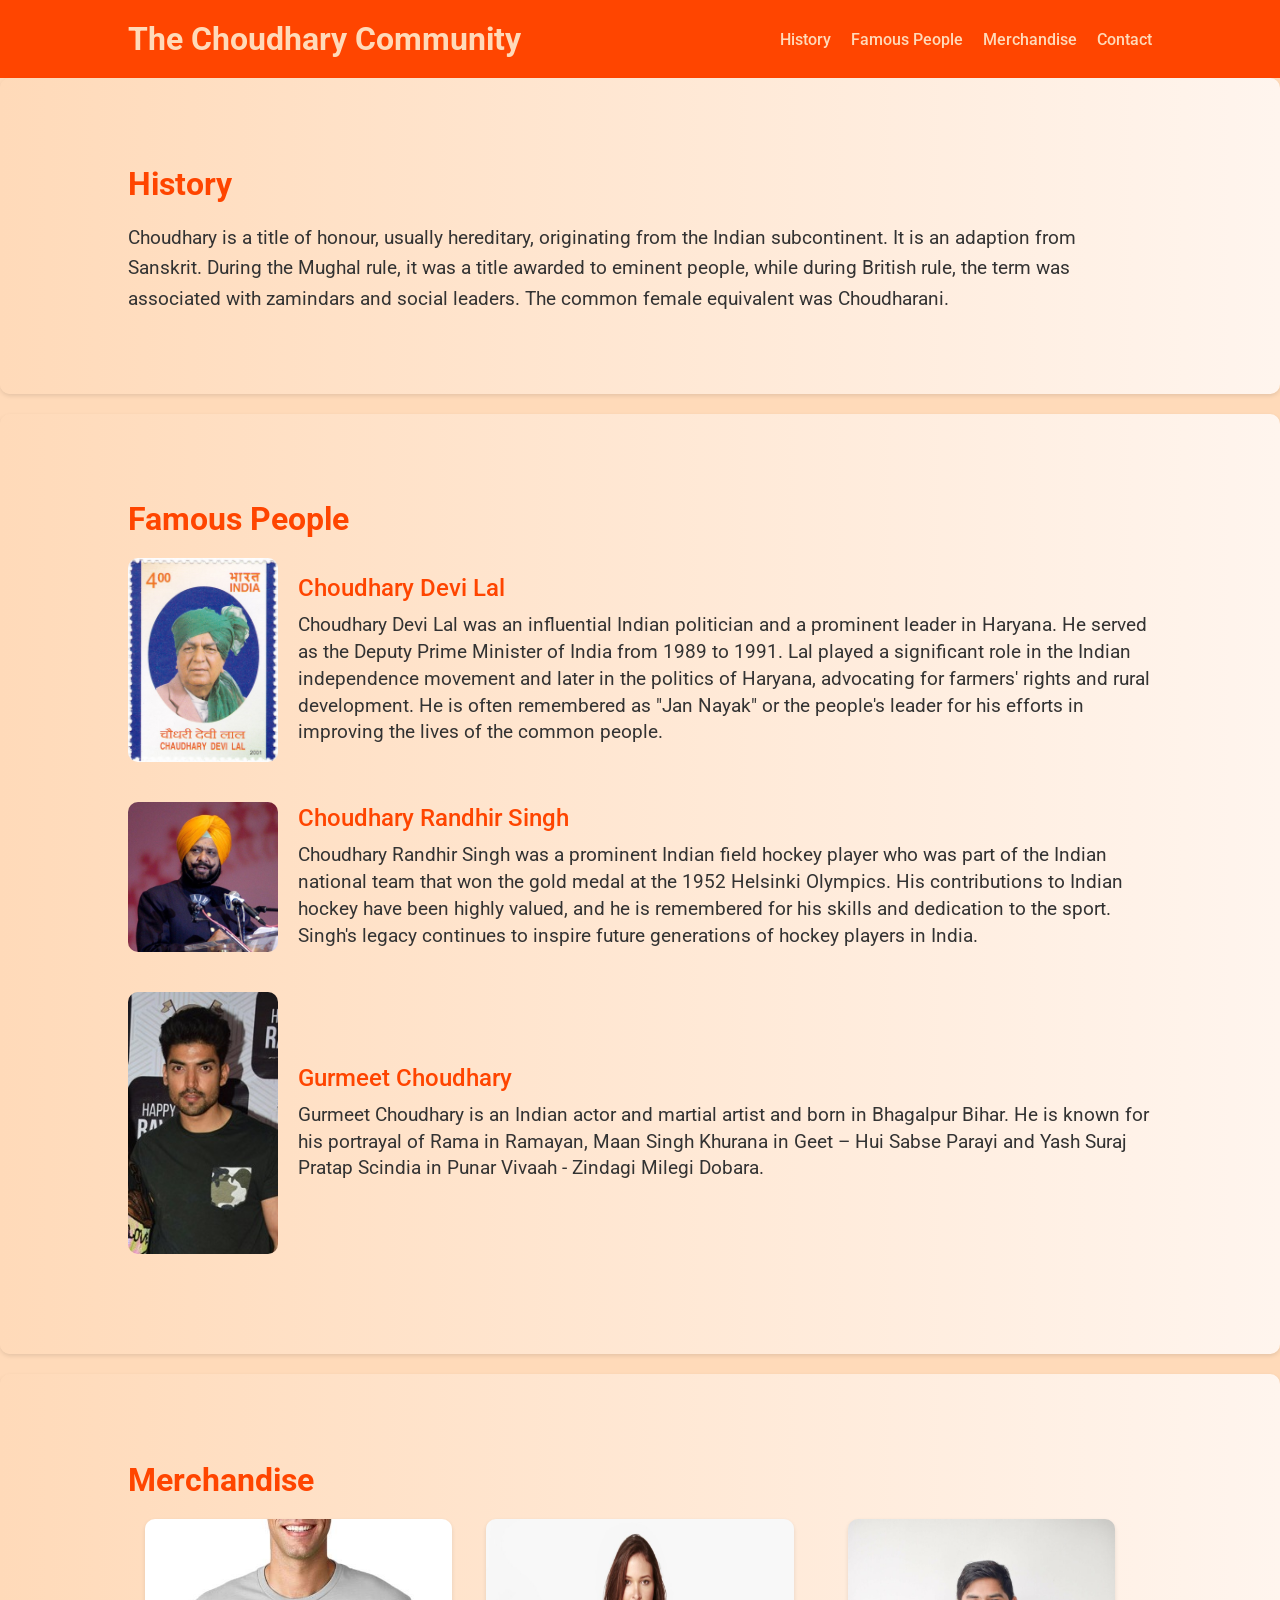
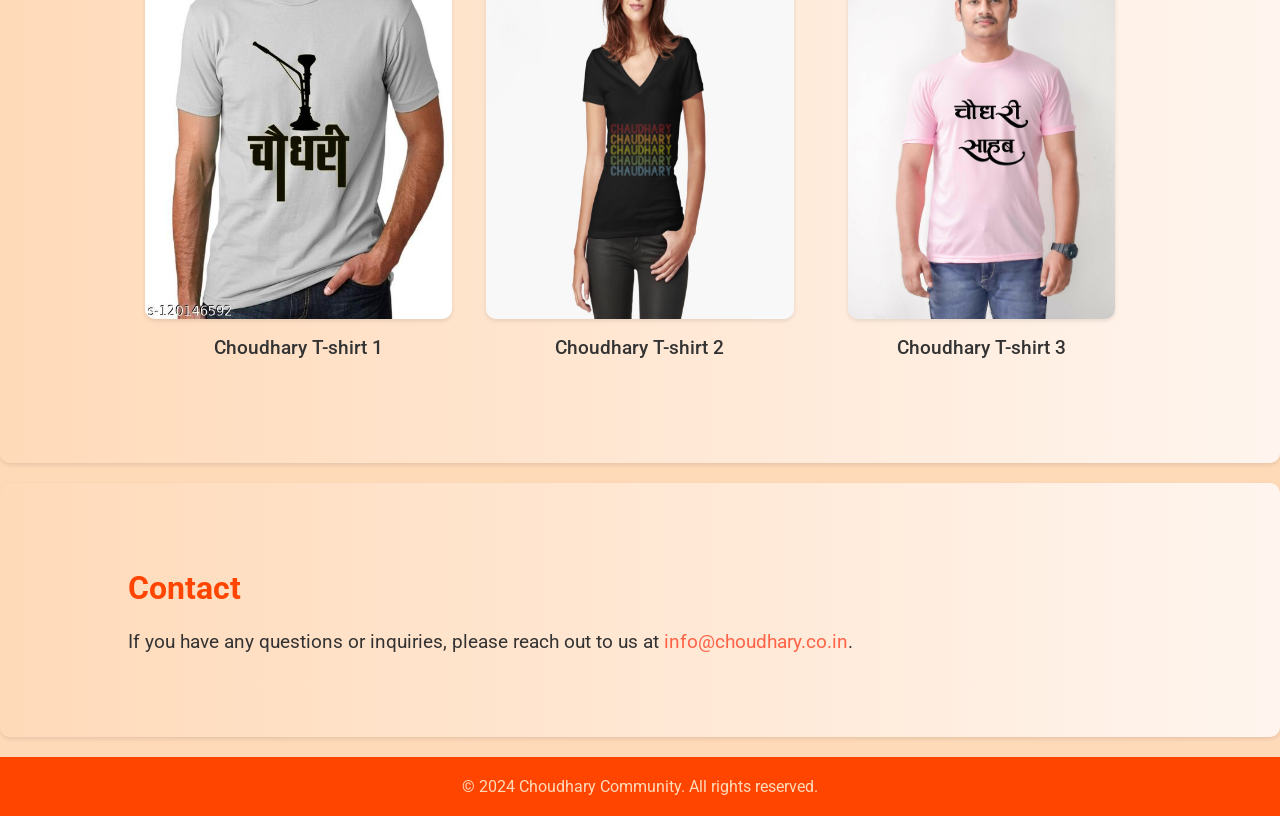
<file: index.html>
<!DOCTYPE html>
<html lang="en">
<head>
    <meta charset="UTF-8">
    <meta name="viewport" content="width=device-width, initial-scale=1.0">
    <title>The Choudhary Community</title>
    <link rel="stylesheet" href="c2.css">
    <link href="https://fonts.googleapis.com/css2?family=Roboto:wght@400;500;700&display=swap" rel="stylesheet">
</head>
<body>
    <header>
        <div class="container">
            <h1>The Choudhary Community</h1>
            <nav>
                <ul id="nav-links">
                    <li><a href="#history">History</a></li>
                    <li><a href="#famous-people">Famous People</a></li>
                    <li><a href="#merchandise">Merchandise</a></li>
                    <li><a href="#contact">Contact</a></li>
                </ul>
                <div class="hamburger" id="hamburger">
                    <span class="bar"></span>
                    <span class="bar"></span>
                    <span class="bar"></span>
                </div>
            </nav>
        </div>
    </header>

    <main>
        <section id="history" class="section">
            <div class="container">
                <h2>History</h2>
                <p>Choudhary is a title of honour, usually hereditary, originating from the Indian subcontinent. It is an adaption from Sanskrit. During the Mughal rule, it was a title awarded to eminent people, while during British rule, the term was associated with zamindars and social leaders. The common female equivalent was Choudharani.</p>
            </div>
        </section>

        <section id="famous-people" class="section">
            <div class="container">
                <h2>Famous People</h2>
                <div class="famous-person">
                    <img src="devi_lal.jpg" alt="Choudhary Devi Lal">
                    <div class="person-info">
                        <h3>Choudhary Devi Lal</h3>
                        <p>Choudhary Devi Lal was an influential Indian politician and a prominent leader in Haryana. He served as the Deputy Prime Minister of India from 1989 to 1991. Lal played a significant role in the Indian independence movement and later in the politics of Haryana, advocating for farmers' rights and rural development. He is often remembered as "Jan Nayak" or the people's leader for his efforts in improving the lives of the common people.</p>
                    </div>
                </div>
                <div class="famous-person">
                    <img src="randhir.jpg" alt="Choudhary Randhir Singh">
                    <div class="person-info">
                        <h3>Choudhary Randhir Singh</h3>
                        <p>Choudhary Randhir Singh was a prominent Indian field hockey player who was part of the Indian national team that won the gold medal at the 1952 Helsinki Olympics. His contributions to Indian hockey have been highly valued, and he is remembered for his skills and dedication to the sport. Singh's legacy continues to inspire future generations of hockey players in India.</p>
                    </div>
                </div>
                <div class="famous-person">
                    <img src="gurmeet.jpg" alt="Gurmeet Choudhary ">
                    <div class="person-info">
                        <h3>Gurmeet Choudhary </h3>
                        <p>Gurmeet Choudhary is an Indian actor and martial artist and born in Bhagalpur Bihar. He is known for his portrayal of Rama in Ramayan, Maan Singh Khurana in Geet – Hui Sabse Parayi and Yash Suraj Pratap Scindia in Punar Vivaah - Zindagi Milegi Dobara.</p>
                    </div>
                </div>
            </div>
        </section>

        <section id="merchandise" class="section">
            <div class="container">
                <h2>Merchandise</h2>
                <div class="merch-items">
                    <div class="merch-item">
                        <img src="chaudhary_1.jpg" alt="Yadav T-shirt 1">
                        <p>Choudhary T-shirt 1</p>
                    </div>
                    <div class="merch-item">
                        <img src="chaudhary_2.jpg" alt="Yadav T-shirt 2">
                        <p>Choudhary T-shirt 2</p>
                    </div>
                    <div class="merch-item">
                        <img src="choudhary_3.jpg" alt="Yadav T-shirt 3">
                        <p>Choudhary T-shirt 3</p>
                    </div>
                </div>
            </div>
        </section>

        <section id="contact" class="section">
            <div class="container">
                <h2>Contact</h2>
                <p>If you have any questions or inquiries, please reach out to us at <a href="mailto:info@choudhary.co.in">info@choudhary.co.in</a>.</p>
            </div>
        </section>
    </main>

    <footer>
        <div class="container">
            <p>&copy; 2024 Choudhary Community. All rights reserved.</p>
        </div>
    </footer>

    <script src="new.js"></script>
</body>
</html>
</file>
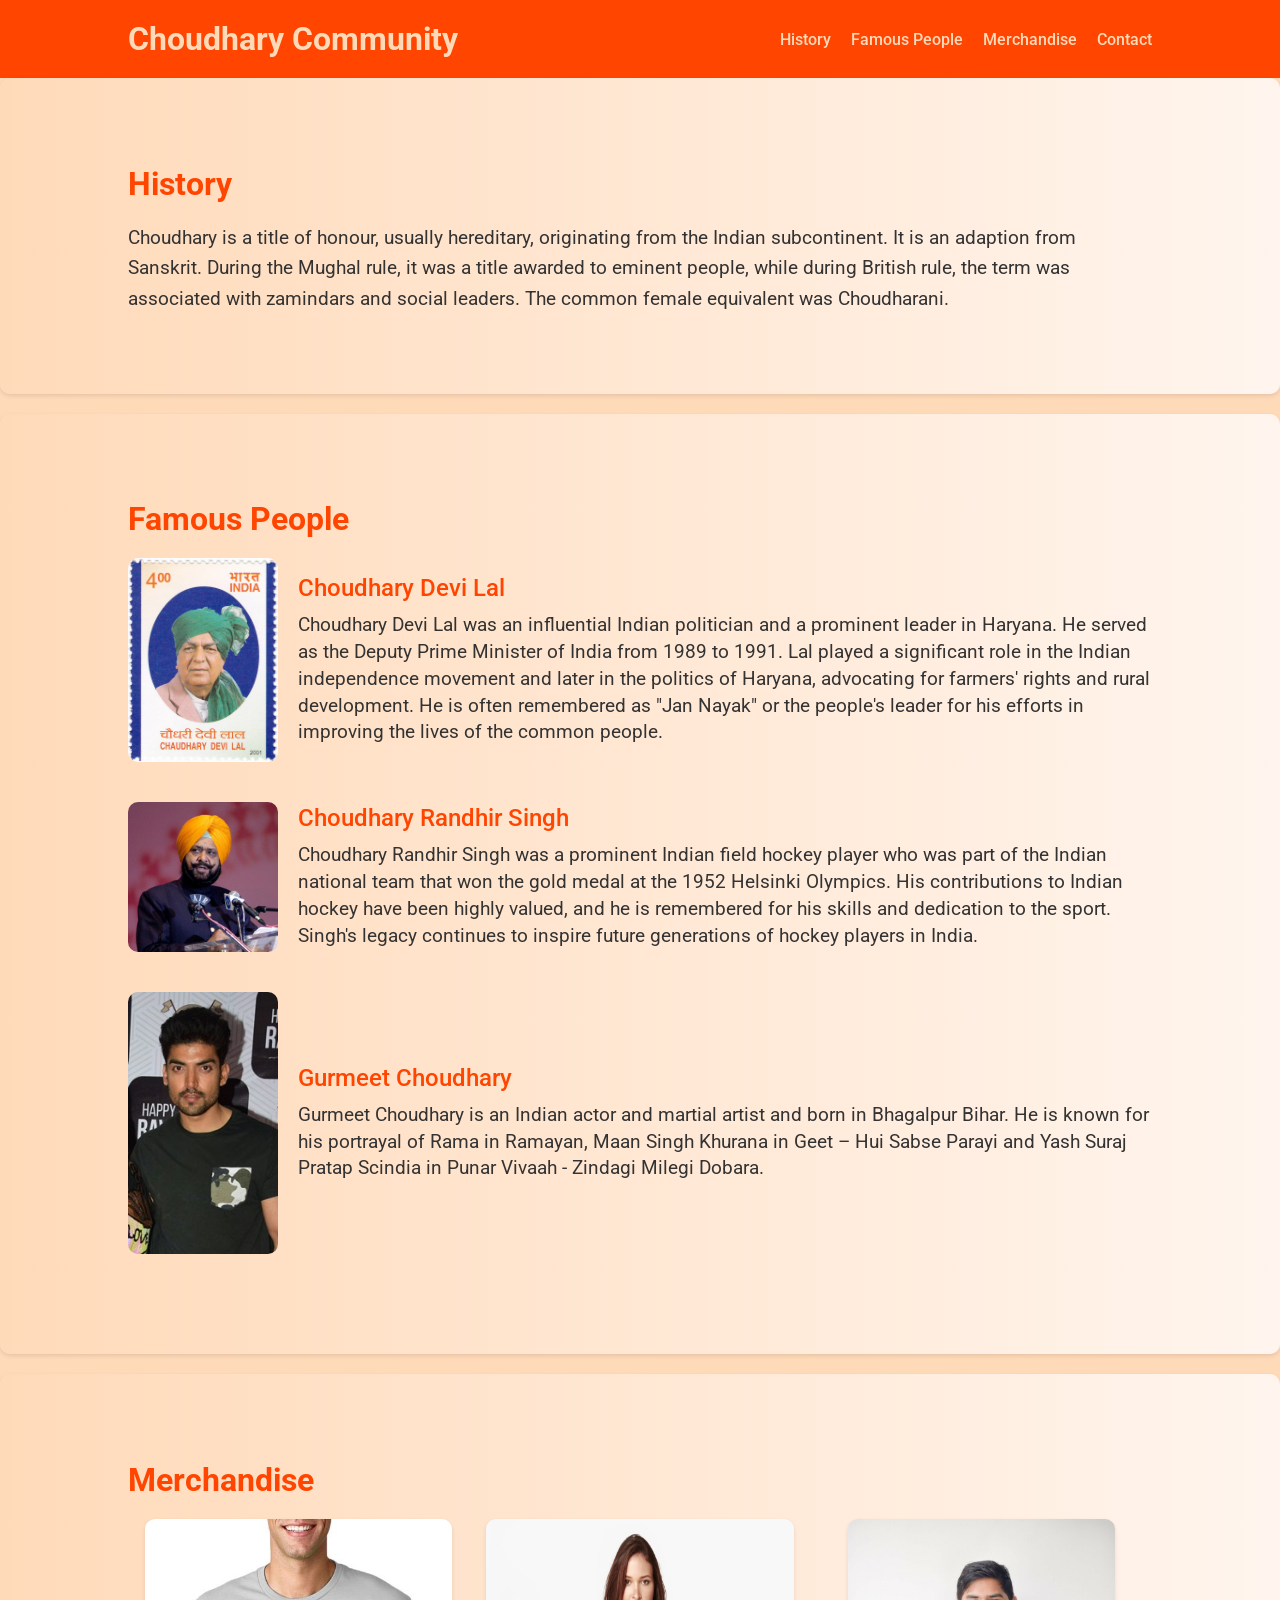
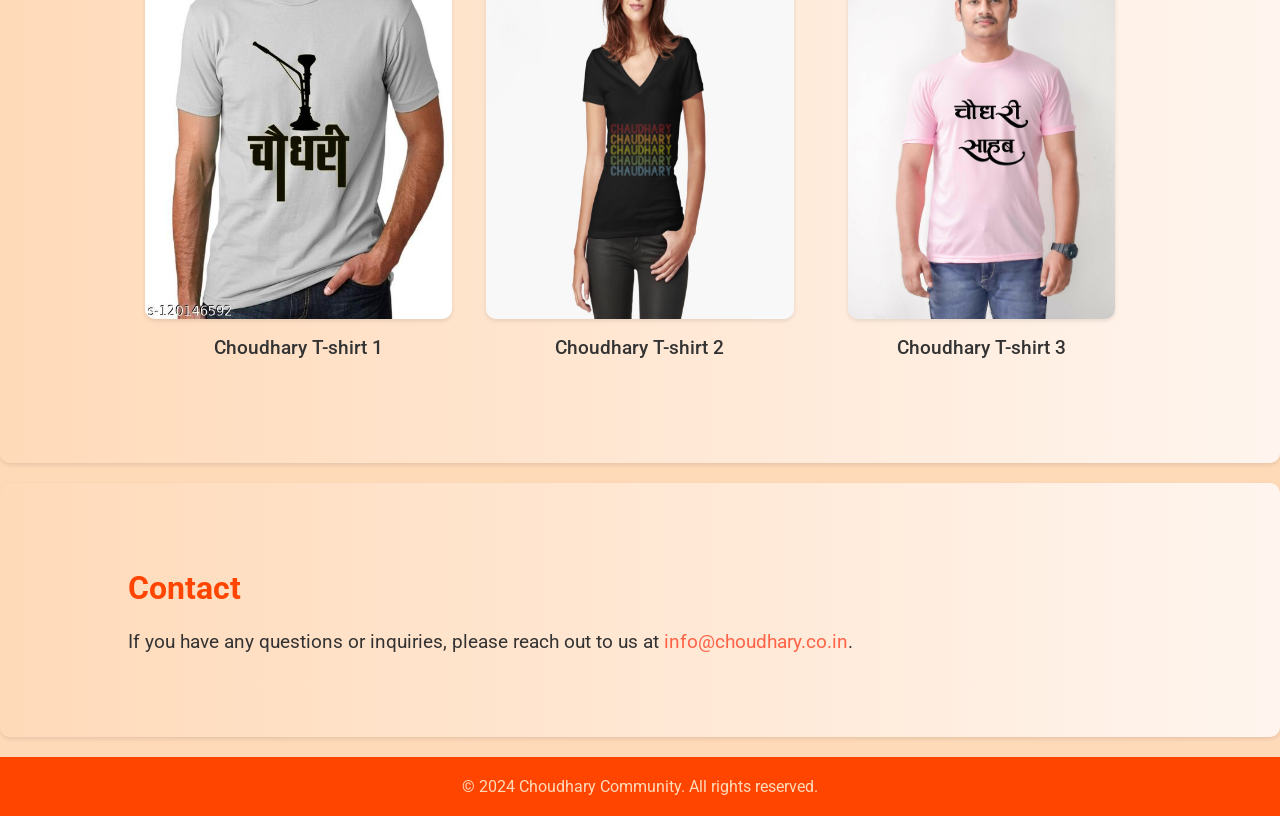
<file: new.html>
<!DOCTYPE html>
<html lang="en">
<head>
    <meta charset="UTF-8">
    <meta name="viewport" content="width=device-width, initial-scale=1.0">
    <title> Community</title>
    <link rel="stylesheet" href="c2.css">
    <link href="https://fonts.googleapis.com/css2?family=Roboto:wght@400;500;700&display=swap" rel="stylesheet">
</head>
<body>
    <header>
        <div class="container">
            <h1>Choudhary Community</h1>
            <nav>
                <ul id="nav-links">
                    <li><a href="#history">History</a></li>
                    <li><a href="#famous-people">Famous People</a></li>
                    <li><a href="#merchandise">Merchandise</a></li>
                    <li><a href="#contact">Contact</a></li>
                </ul>
                <div class="hamburger" id="hamburger">
                    <span class="bar"></span>
                    <span class="bar"></span>
                    <span class="bar"></span>
                </div>
            </nav>
        </div>
    </header>

    <main>
        <section id="history" class="section">
            <div class="container">
                <h2>History</h2>
                <p>Choudhary is a title of honour, usually hereditary, originating from the Indian subcontinent. It is an adaption from Sanskrit. During the Mughal rule, it was a title awarded to eminent people, while during British rule, the term was associated with zamindars and social leaders. The common female equivalent was Choudharani.</p>
            </div>
        </section>

        <section id="famous-people" class="section">
            <div class="container">
                <h2>Famous People</h2>
                <div class="famous-person">
                    <img src="devi_lal.jpg" alt="Choudhary Devi Lal">
                    <div class="person-info">
                        <h3>Choudhary Devi Lal</h3>
                        <p>Choudhary Devi Lal was an influential Indian politician and a prominent leader in Haryana. He served as the Deputy Prime Minister of India from 1989 to 1991. Lal played a significant role in the Indian independence movement and later in the politics of Haryana, advocating for farmers' rights and rural development. He is often remembered as "Jan Nayak" or the people's leader for his efforts in improving the lives of the common people.</p>
                    </div>
                </div>
                <div class="famous-person">
                    <img src="randhir.jpg" alt="Choudhary Randhir Singh">
                    <div class="person-info">
                        <h3>Choudhary Randhir Singh</h3>
                        <p>Choudhary Randhir Singh was a prominent Indian field hockey player who was part of the Indian national team that won the gold medal at the 1952 Helsinki Olympics. His contributions to Indian hockey have been highly valued, and he is remembered for his skills and dedication to the sport. Singh's legacy continues to inspire future generations of hockey players in India.</p>
                    </div>
                </div>
                <div class="famous-person">
                    <img src="gurmeet.jpg" alt="Gurmeet Choudhary ">
                    <div class="person-info">
                        <h3>Gurmeet Choudhary </h3>
                        <p>Gurmeet Choudhary is an Indian actor and martial artist and born in Bhagalpur Bihar. He is known for his portrayal of Rama in Ramayan, Maan Singh Khurana in Geet – Hui Sabse Parayi and Yash Suraj Pratap Scindia in Punar Vivaah - Zindagi Milegi Dobara.</p>
                    </div>
                </div>
            </div>
        </section>

        <section id="merchandise" class="section">
            <div class="container">
                <h2>Merchandise</h2>
                <div class="merch-items">
                    <div class="merch-item">
                        <img src="chaudhary_1.jpg" alt="Yadav T-shirt 1">
                        <p>Choudhary T-shirt 1</p>
                    </div>
                    <div class="merch-item">
                        <img src="chaudhary_2.jpg" alt="Yadav T-shirt 2">
                        <p>Choudhary T-shirt 2</p>
                    </div>
                    <div class="merch-item">
                        <img src="choudhary_3.jpg" alt="Yadav T-shirt 3">
                        <p>Choudhary T-shirt 3</p>
                    </div>
                </div>
            </div>
        </section>

        <section id="contact" class="section">
            <div class="container">
                <h2>Contact</h2>
                <p>If you have any questions or inquiries, please reach out to us at <a href="mailto:info@choudhary.co.in">info@choudhary.co.in</a>.</p>
            </div>
        </section>
    </main>

    <footer>
        <div class="container">
            <p>&copy; 2024 Choudhary Community. All rights reserved.</p>
        </div>
    </footer>

    <script src="new.js"></script>
</body>
</html>
</file>
<file: c2.css>
/* General styles */
body {
    font-family: 'Roboto', sans-serif;
    margin: 0;
    padding: 0;
    background-color: #FFDAB9;
    color: #333;
}

h1, h2, h3 {
    color: #FF4500;
}

a {
    color: #FF6347;
    text-decoration: none;
}

a:hover {
    text-decoration: underline;
}

/* Header styles */
header {
    background-color: #FF4500;
    color: #FFDAB9;
    padding: 20px 0;
}

header .container {
    display: flex;
    justify-content: space-between;
    align-items: center;
}

header h1 {
    margin: 0;
    font-weight: 700;
    color: #FFDAB9;
}

header nav {
    display: flex;
    align-items: center;
}

header nav ul {
    list-style: none;
    margin: 0;
    padding: 0;
    display: flex;
}

header nav ul li {
    margin-left: 20px;
}

header nav ul li a {
    color: #FFDAB9;
    text-decoration: none;
    font-weight: 500;
}

header nav ul li a:hover {
    text-decoration: underline;
}

/* Hamburger menu */
.hamburger {
    display: none;
    flex-direction: column;
    cursor: pointer;
}

.hamburger .bar {
    height: 3px;
    width: 25px;
    background-color: #FFDAB9;
    margin: 4px 0;
    transition: 0.4s;
}

/* Section styles */
.container {
    width: 80%;
    margin: 0 auto;
}

.section {
    padding: 60px 0;
    background-color: #fff;
    margin-bottom: 20px;
    border-radius: 10px;
    box-shadow: 0 2px 4px rgba(0,0,0,0.1);
    background: linear-gradient(to right, #FFDAB9, #FFF5EE);
}

.section h2 {
    font-size: 2em;
    margin-bottom: 20px;
    font-weight: 700;
}

.section p {
    font-size: 1.2em;
    line-height: 1.6em;
}

/* Famous People styles */
.famous-person {
    display: flex;
    align-items: center;
    margin-bottom: 40px;
}

.famous-person img {
    max-width: 150px;
    border-radius: 10px;
    margin-right: 20px;
}

.famous-person .person-info {
    max-width: calc(100% - 170px);
}

.famous-person h3 {
    font-size: 1.5em;
    margin: 0 0 10px 0;
    font-weight: 500;
}

.famous-person p {
    margin: 0;
    line-height: 1.4em;
}

/* Merchandise styles */
.merch-items {
    display: flex;
    justify-content: space-around;
    flex-wrap: wrap;
}

.merch-item {
    width: 30%;
    text-align: center;
    margin-bottom: 20px;
}

.merch-item img {
    max-width: 100%;
    height: 400px;
    border-radius: 10px;
    box-shadow: 0 2px 4px rgba(0,0,0,0.1);
}

.merch-item p {
    margin-top: 10px;
    font-weight: 500;
}

/* Contact styles */
#contact p {
    font-size: 1.2em;
    line-height: 1.6em;
}

/* Footer styles */
footer {
    background-color: #FF4500;
    color: #FFDAB9;
    text-align: center;
    padding: 20px 0;
}

footer p {
    margin: 0;
}

/* Media queries for responsiveness */
@media (max-width: 768px) {
    .container {
        width: 90%;
    }

    .hamburger {
        display: flex;
    }

    header nav ul {
        position: absolute;
        top: 70px;
        right: 0;
        width: 100%;
        background-color: #FF4500;
        flex-direction: column;
        display: none;
    }

    header nav ul.active {
        display: flex;
    }

    header nav ul li {
        margin: 10px 0;
        text-align: center;
    }

    .famous-person {
        flex-direction: column;
        text-align: center;
    }

    .famous-person img {
        margin-right: 0;
        margin-bottom: 20px;
    }

    .famous-person .person-info {
        max-width: 100%;
    }

    .merch-item {
        width: 100%;
        margin-bottom: 20px;
    }
}

@media (max-width: 480px) {
    header {
        padding: 10px 0;
    }

    header h1 {
        font-size: 1.5em;
    }

    .section h2 {
        font-size: 1.5em;
    }

    .section p {
        font-size: 1em;
    }

    .famous-person img {
        max-width: 120px;
    }

    .famous-person h3 {
        font-size: 1.2em;
    }

    footer {
        padding: 10px 0;
    }

    .merch-item {
        width: 100%;
    }
}
</file>
